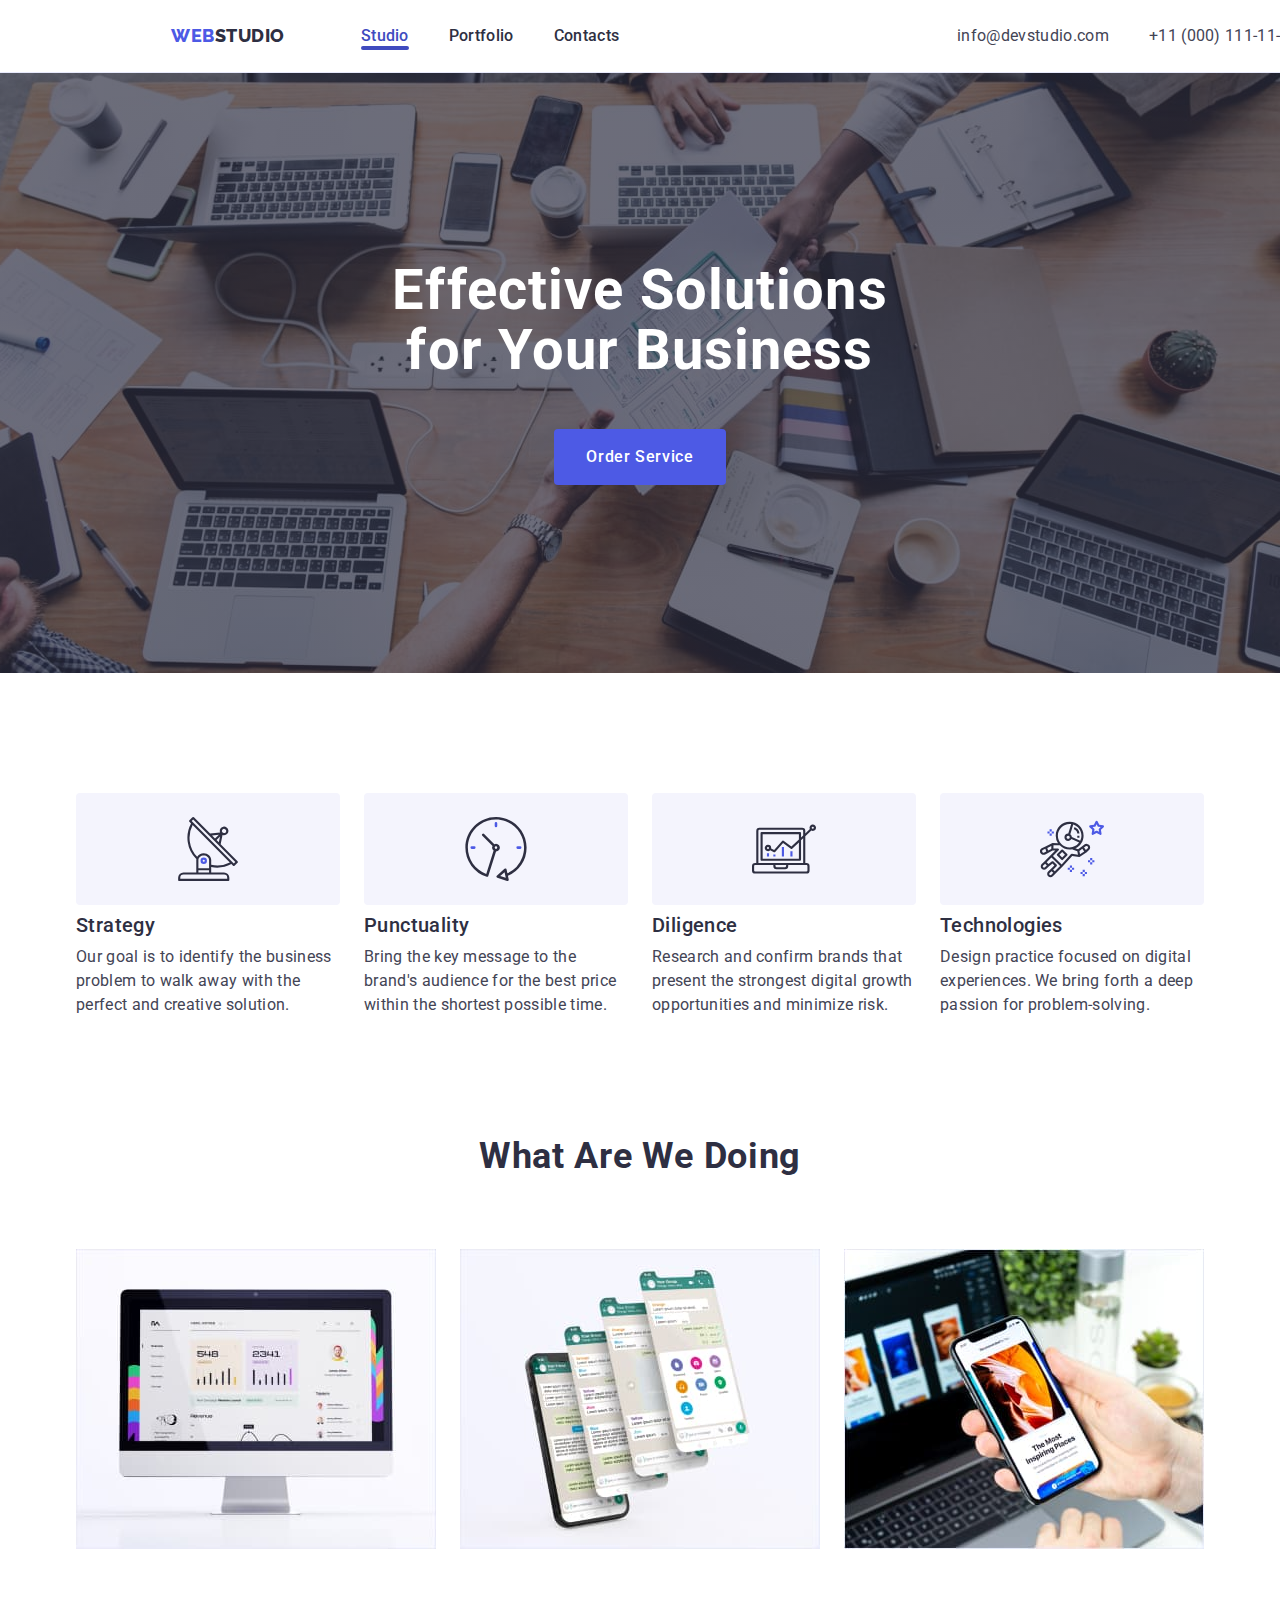
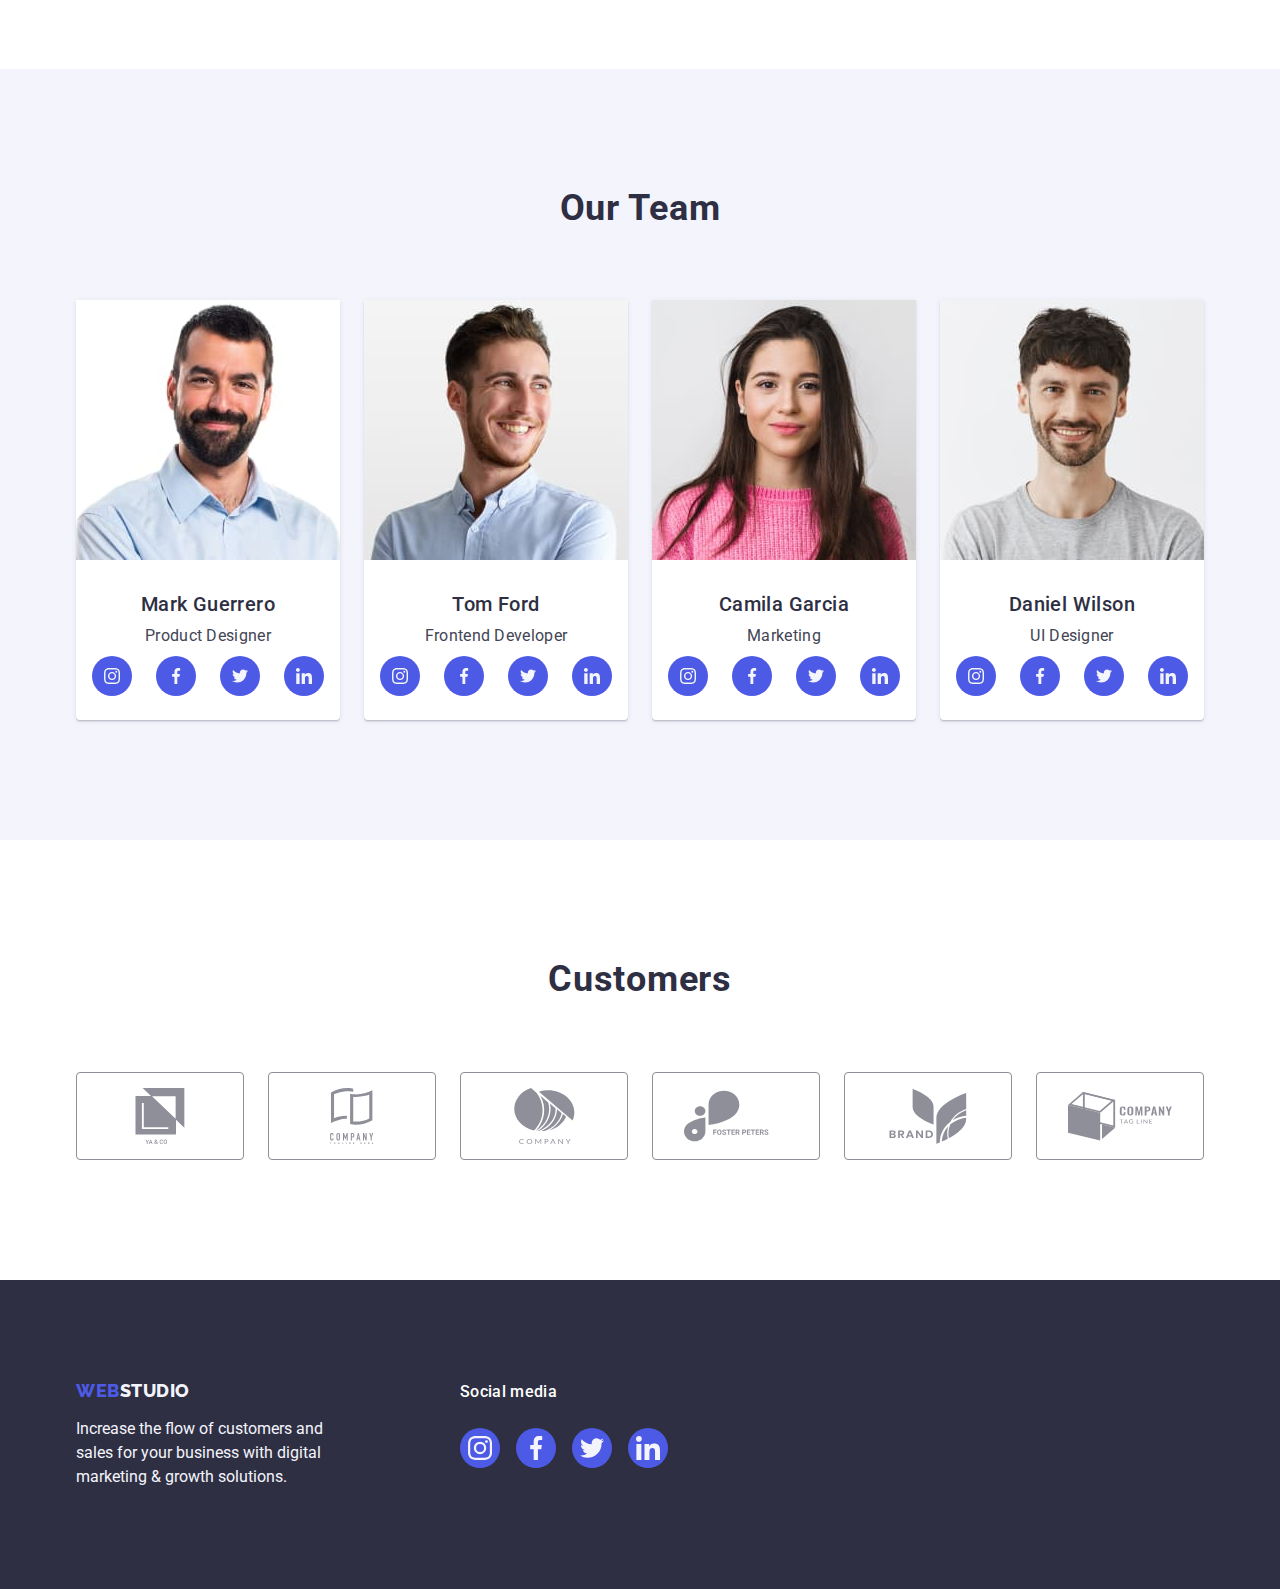
<file: index.html>
<!DOCTYPE html>
<html lang="en">
  <head>
    <meta charset="UTF-8" />
    <meta http-equiv="X-UA-Compatible" content="IE=edge" />
    <meta name="viewport" content="width=device-width, initial-scale=1.0" />
    <title>Studio</title>
    <link rel="stylesheet" href="https://cdnjs.cloudflare.com/ajax/libs/modern-normalize/1.0.0/modern-normalize.min.css" />
    <link rel="stylesheet" href="./css/styles.css" type="text/css" />
    <link rel="preconnect" href="https://fonts.googleapis.com" />
    <link rel="preconnect" href="https://fonts.gstatic.com" crossorigin />
    <link href="https://fonts.googleapis.com/css2?family=Roboto:wght@400;500;700;900&display=swap" rel="stylesheet" />
    <link rel="preconnect" href="https://fonts.googleapis.com" />
    <link rel="preconnect" href="https://fonts.gstatic.com" crossorigin />
    <link href="https://fonts.googleapis.com/css2?family=Raleway:wght@800&family=Roboto:wght@400;500;700;900&display=swap" rel="stylesheet" />
  </head>
  
    <header class="header">
      <!-- Navigation -->
      <div class="container">
        <nav class="nav">
          <a class="logo link" href="index.html">Web<span class="logo-studio">Studio</span></a>
          <ul class="list">
            <li class="nav-item">
              <a class="link active" href="./index.html">Studio</a>
            </li>
            <li class="nav-item">
              <a class="link" href="./portfolio.html">Portfolio</a>
            </li>
            <li class="nav-item">
              <a class="link" href="">Contacts</a>
            </li>
          </ul>
        </nav>
        <!-- Contacts -->
        <address class="address">
          <ul class="list">
            <li class="contacts-item"><a class="link" href="mailto:info@devstudio.com">info@devstudio.com</a></li>
            <li class="contacts-item"><a class="link" href="tel:+110001111111">+11 (000) 111-11-11</a></li>
          </ul>
        </address>
      </div>
    </header>
    <main>
      <!-- First section -->
      <section class="section section-business">
        <div class="container">
          <h1 class="title">Effective Solutions for Your Business</h1>
          <button type="button" class="btn" data-modal-open>Order Service</button>
        </div>
      </section>
      <!-- Second section -->
      <section class="section section-features">
        <div class="container">
          <h2 hidden class="features">Our advantages</h2>
          <ul class="list">
            <li class="list-features-item">
              <div class="container-icon">
                <svg class="icon" width="64" height="64">
                  <use href="./images/icons.svg#icon-antenna"></use>
                </svg>
              </div>
              <h3 class="features">Strategy</h3>
              <p class="desc">Our goal is to identify the business problem to walk away with the perfect and creative solution.</p>
            </li>
            <li class="list-features-item">
              <div class="container-icon">
                <svg class="icon" width="64" height="64">
                  <use href="./images/icons.svg#icon-clock"></use>
                </svg>
              </div>
              <h3 class="features">Punctuality</h3>
              <p class="desc">Bring the key message to the brand's audience for the best price within the shortest possible time.</p>
            </li>
            <li class="list-features-item">
              <div class="container-icon">
                <svg class="icon" width="64" height="64">
                  <use href="./images/icons.svg#icon-diagram"></use>
                </svg>
              </div>
              <h3 class="features">Diligence</h3>
              <p class="desc">Research and confirm brands that present the strongest digital growth opportunities and minimize risk.</p>
            </li>
            <li class="list-features-item">
              <div class="container-icon">
                <svg class="icon" width="64" height="64">
                  <use href="./images/icons.svg#icon-astronaut"></use>
                </svg>
              </div>
              <h3 class="features">Technologies</h3>
              <p class="desc">Design practice focused on digital experiences. We bring forth a deep passion for problem-solving.</p>
            </li>
          </ul>
        </div>
      </section>
      <!-- Third section -->
      <section class="section section-activity">
        <div class="container">
          <h2 class="subtitle">What are we doing</h2>
          <ul class="list">
            <li class="list-image-item"><img src="./images/monitor.jpg" alt="monitor" width="360" height="300" /></li>
            <li class="list-image-item"><img src="./images/displays.jpg" alt="displays" width="360" height="300" /></li>
            <li class="list-image-item"><img src="./images/smartphone.jpg" alt="smartphone" width="360" height="300" /></li>
          </ul>
        </div>
      </section>
      <!-- Fourth section -->
      <section class="section section-team">
        <div class="container">
          <h2 class="subtitle">Our Team</h2>
          <ul class="list">
            <li class="list-team-item">
              <img src="./images/product-designer.jpg" alt="product designer" width="264" height="260" />
              <div class="team-container">
                <h3 class="person">Mark Guerrero</h3>
                <p class="specialization">Product Designer</p>
                <ul class="list">
                  <li class="icon-item">
                    <a class="icon-link" href=""
                      ><svg class="icon" width="16" height="16">
                        <use href="./images/icons.svg#icon-instagram"></use>
                      </svg>
                    </a>
                  </li>
                  <li class="icon-item">
                    <a class="icon-link" href=""
                      ><svg class="icon" width="16" height="16">
                        <use href="./images/icons.svg#icon-facebook"></use>
                      </svg>
                    </a>
                  </li>
                  <li class="icon-item">
                    <a class="icon-link" href=""
                      ><svg class="icon" width="16" height="16">
                        <use href="./images/icons.svg#icon-twitter"></use></svg></a>
                  </li>
                  <li class="icon-item">
                    <a class="icon-link" href=""
                      ><svg class="icon" width="16" height="16">
                        <use href="./images/icons.svg#icon-linkedin"></use>
                      </svg>
                    </a>
                  </li>
                </ul>
              </div>
            </li>
            <li class="list-team-item">
              <img src="./images/frontend-developer.jpg" alt="frontend developer" width="264" height="260" />
              <div class="team-container">
                <h3 class="person">Tom Ford</h3>
                <p class="specialization">Frontend Developer</p>
                <ul class="list">
                  <li class="icon-item">
                    <a class="icon-link" href=""
                      ><svg class="icon" width="16" height="16">
                        <use href="./images/icons.svg#icon-instagram"></use>
                      </svg>
                    </a>
                  </li>
                  <li class="icon-item">
                    <a class="icon-link" href=""
                      ><svg class="icon" width="16" height="16">
                        <use href="./images/icons.svg#icon-facebook"></use>
                      </svg>
                    </a>
                  </li>
                  <li class="icon-item">
                    <a class="icon-link" href=""
                      ><svg class="icon" width="16" height="16">
                        <use href="./images/icons.svg#icon-twitter"></use>
                      </svg>
                    </a>
                  </li>
                  <li class="icon-item">
                    <a class="icon-link" href=""
                      ><svg class="icon" width="16" height="16">
                        <use href="./images/icons.svg#icon-linkedin"></use>
                      </svg>
                    </a>
                  </li>
                </ul>
              </div>
            </li>
            <li class="list-team-item">
              <img src="./images/marketing.jpg" alt="marketing" width="264" height="260" />
              <div class="team-container">
                <h3 class="person">Camila Garcia</h3>
                <p class="specialization">Marketing</p>
                <ul class="list">
                  <li class="icon-item">
                    <a class="icon-link" href=""
                      ><svg class="icon" width="16" height="16">
                        <use href="./images/icons.svg#icon-instagram"></use>
                      </svg>
                    </a>
                  </li>
                  <li class="icon-item">
                    <a class="icon-link" href=""
                      ><svg class="icon" width="16" height="16">
                        <use href="./images/icons.svg#icon-facebook"></use></svg></a>
                  </li>
                  <li class="icon-item">
                    <a class="icon-link" href=""
                      ><svg class="icon" width="16" height="16">
                        <use href="./images/icons.svg#icon-twitter"></use>
                      </svg>
                    </a>
                  </li>
                  <li class="icon-item">
                    <a class="icon-link" href=""
                      ><svg class="icon" width="16" height="16">
                        <use href="./images/icons.svg#icon-linkedin"></use>
                      </svg>
                    </a>
                  </li>
                </ul>
              </div>
            </li>
            <li class="list-team-item">
              <img src="./images/ul-designer.jpg" alt="ul designer" width="264" height="260" />
              <div class="team-container">
                <h3 class="person">Daniel Wilson</h3>
                <p class="specialization">UI Designer</p>
                <ul class="list">
                  <li class="icon-item">
                    <a class="icon-link" href="">
                      <svg class="icon" width="16" height="16">
                        <use href="./images/icons.svg#icon-instagram"></use>
                      </svg>
                    </a>
                  </li>
                  <li class="icon-item">
                    <a class="icon-link" href=""> <svg class="icon" width="16" height="16">
                        <use href="./images/icons.svg#icon-facebook"></use>
                      </svg>
                    </a>
                  </li>
                  <li class="icon-item">
                    <a class="icon-link" href=""
                      ><svg class="icon" width="16" height="16">
                        <use href="./images/icons.svg#icon-twitter"></use>
                      </svg>
                    </a>
                  </li>
                  <li class="icon-item">
                    <a class="icon-link" href=""
                      ><svg class="icon" width="16" height="16">
                        <use href="./images/icons.svg#icon-linkedin"></use>
                      </svg>
                    </a>
                  </li>
                </ul>
              </div>
            </li>
          </ul>
        </div>
      </section>
      <!-- Fifth section -->
      <section class="section section-customers">
        <div class="container">
          <h2 class="subtitle">Customers</h2>
          <ul class="list">
            <li class="icon-list-customers">
              <a class="icon-link-customers" href="">
                <svg class="icon-customers" width="104" height="56">
                  <use href="./images/icons.svg#icon-yaco"></use>
                </svg>
              </a>
            </li>
            <li class="icon-list-customers">
              <a class="icon-link-customers" href="">
                <svg class="icon-customers" width="104" height="56">
                  <use href="./images/icons.svg#icon-tagline-here"></use>
                </svg>
              </a>
            </li>
            <li class="icon-list-customers">
              <a class="icon-link-customers" href="">
                <svg class="icon-customers" width="104" height="56">
                  <use href="./images/icons.svg#icon-company"></use>
                </svg>
              </a>
            </li>
            <li class="icon-list-customers">
              <a class="icon-link-customers" href="">
                <svg class="icon-customers" width="104" height="56">
                  <use href="./images/icons.svg#icon-fosterpeters"></use>
                </svg>
              </a>
            </li>
            <li class="icon-list-customers">
              <a class="icon-link-customers" href="">
                <svg class="icon-customers" width="104" height="56">
                  <use href="./images/icons.svg#icon-brand"></use>
                </svg>
              </a>
            </li>
            <li class="icon-list-customers">
              <a class="icon-link-customers" href="">
                <svg class="icon-customers" width="104" height="56">
                  <use href="./images/icons.svg#icon-tag-line"></use>
                </svg>
              </a>
            </li>
          </ul>
        </div>
      </section>
    </main>
    <!-- Footer -->
    <footer class="footer">
      <div class="container">
        <div class="logo-container">
          <a class="logo link" href="index.html">Web<span class="logo-studio-footer">Studio</span></a>
          <p class="text">Increase the flow of customers and sales for your business with digital marketing & growth solutions.</p>
        </div>
        <div class="social">
          <p class="subtitle-social">Social media</p>
          <ul class="list">
            <li class="list-icon-footer">
              <a class="icon-link" href=""
                ><svg class="icon" width="24" height="24">
                  <use href="./images/icons.svg#icon-instagram"></use>
                </svg>
              </a>
            </li>
            <li class="list-icon-footer">
              <a class="icon-link" href=""
                ><svg class="icon" width="24" height="24">
                  <use href="./images/icons.svg#icon-facebook"></use>
                </svg>
              </a>
            </li>
            <li class="list-icon-footer">
              <a class="icon-link" href=""
                ><svg class="icon" width="24" height="24">
                  <use href="./images/icons.svg#icon-twitter"></use>
                </svg>
              </a>
            </li>
            <li class="list-icon-footer">
              <a class="icon-link" href=""
                ><svg class="icon" width="24" height="24">
                  <use href="./images/icons.svg#icon-linkedin"></use>
                </svg>
              </a>
            </li>
          </ul>
        </div>
      </div>
    </footer>
    <div class="backdrop is-hidden" data-modal>
      <div class="modal">
        <button type="button" class="btn-modal" data-modal-close>
      
          <svg class="icon-modal" width="8" height="8">
            <use href="./images/icons.svg#icon-close"></use>
          </svg>
        </button>
      </div>
    </div>
  <script src="./modal.js"></script>
  </body>
</html>
</file>
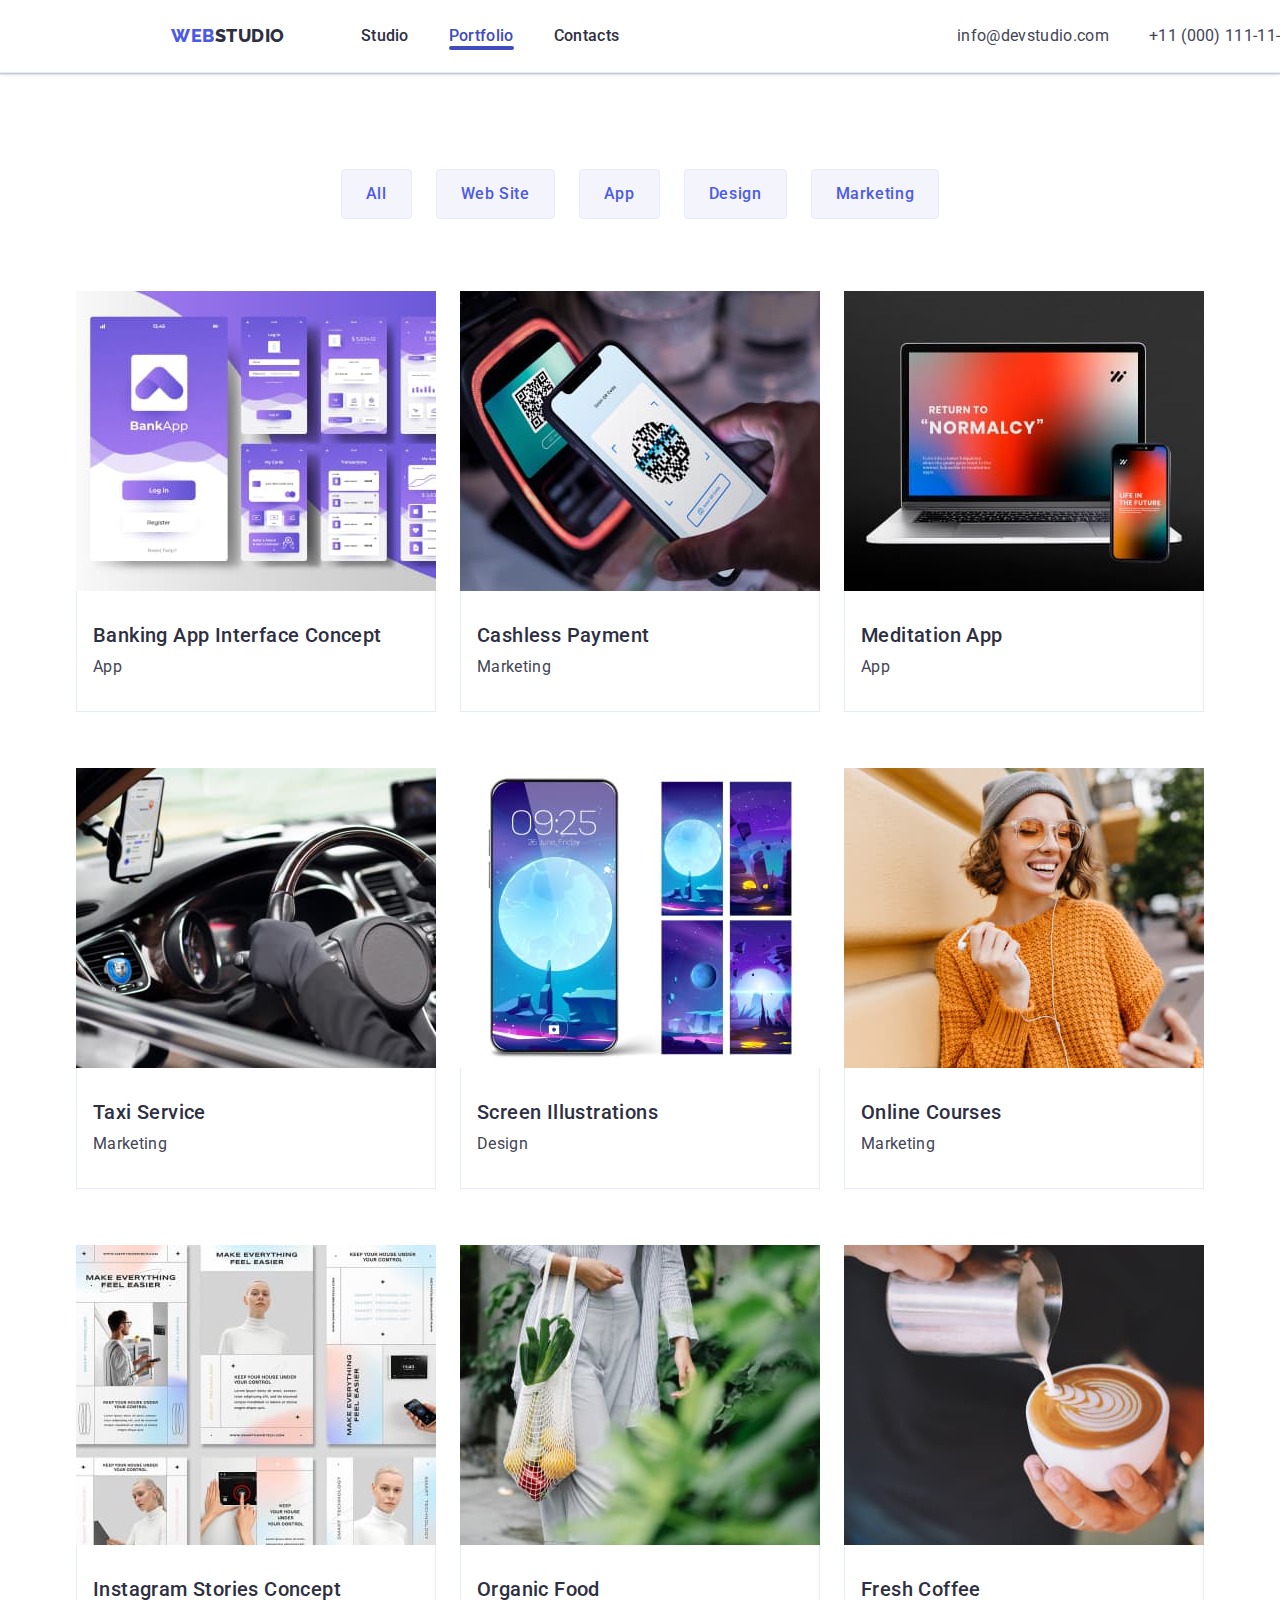
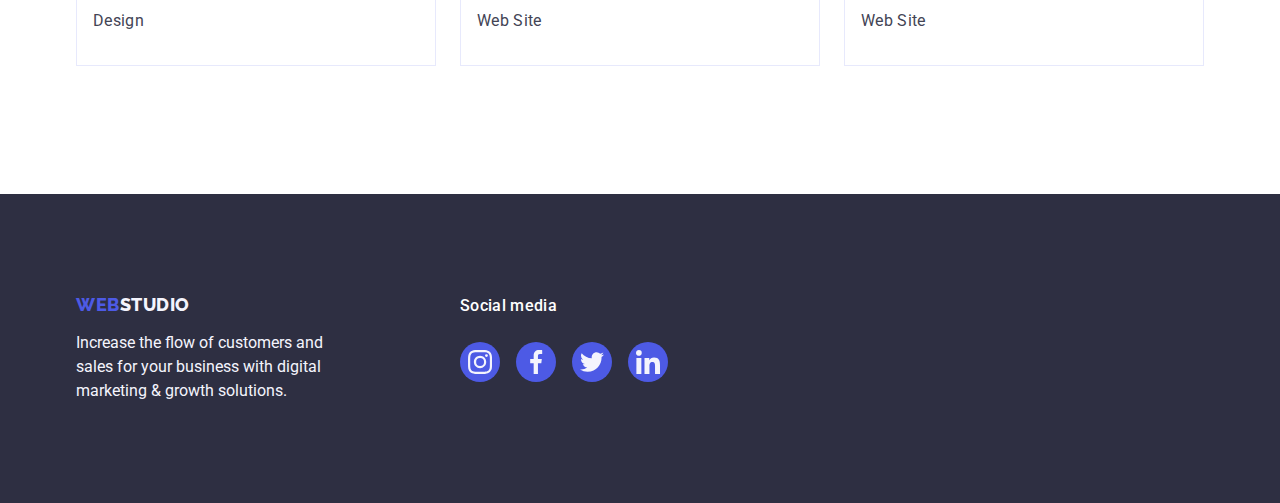
<file: portfolio.html>
<!DOCTYPE html>
<html lang="en">
  <head>
    <meta charset="UTF-8" />
    <meta http-equiv="X-UA-Compatible" content="IE=edge" />
    <meta name="viewport" content="width=device-width, initial-scale=1.0" />
    <title>Portfolio</title>
    <link rel="stylesheet" href="https://cdnjs.cloudflare.com/ajax/libs/modern-normalize/1.0.0/modern-normalize.min.css" />
    <link rel="stylesheet" href="./css/styles.css" type="text/css" />
    <link rel="preconnect" href="https://fonts.googleapis.com" />
    <link rel="preconnect" href="https://fonts.gstatic.com" crossorigin />
    <link href="https://fonts.googleapis.com/css2?family=Roboto:wght@400;500;700;900&display=swap" rel="stylesheet" />
    <link rel="preconnect" href="https://fonts.googleapis.com" />
    <link rel="preconnect" href="https://fonts.gstatic.com" crossorigin />
    <link href="https://fonts.googleapis.com/css2?family=Raleway:wght@800&family=Roboto:wght@400;500;700;900&display=swap" rel="stylesheet" />
  </head>
  <body>
    <header class="header">
      <!-- Navigation -->
      <div class="container">
        <nav class="nav">
          <a class="logo link" href="index.html">Web<span class="logo-studio">Studio</span></a>
          <ul class="list">
            <li class="nav-item"><a class="link" href="./index.html">Studio</a></li>
            <li class="nav-item"><a class="link active" href="./portfolio.html">Portfolio</a></li>
            <li class="nav-item"><a class="link" href="">Contacts</a></li>
          </ul>
        </nav>
        <!-- Contacts -->
        <address class="address">
          <ul class="list">
            <li class="contacts-item"><a class="link" href="mailto:info@devstudio.com">info@devstudio.com</a></li>
            <li class="contacts-item"><a class="link" href="tel:+110001111111">+11 (000) 111-11-11</a></li>
          </ul>
        </address>
      </div>
    </header>
    <main>
      <section class="section section-portfolio">
        <div class="container">
          <h1 hidden class="filter">Menu</h1>
          <ul class="list category-filter">
            <li class="menu-list-item"><button type="button" class="btn-filter">All</button></li>
            <li class="menu-list-item"><button type="button" class="btn-filter">Web Site</button></li>
            <li class="menu-list-item"><button type="button" class="btn-filter">App</button></li>
            <li class="menu-list-item"><button type="button" class="btn-filter">Design</button></li>
            <li class="menu-list-item"><button type="button" class="btn-filter">Marketing</button></li>
          </ul>
          <ul class="list category-items">
            <li class="portfolio-list-item">
              <a href="" class="link">
                <div class="portfolio-thumb">
                  <img src="./images/sitespages.jpg" alt="sites pages" width="360" height="300"/>
                    <p class="portfolio-overlay">14 Stylish and User-Friendly App Design Concepts · Task Manager App · Calorie Tracker App · Exotic Fruit Ecommerce App · Cloud Storage App</p>
                </div>
                <div class="container">
                  <h2 class="name">Banking App Interface Concept</h2>
                  <p class="category">App</p>
                </div>
              </a>
            </li>
            <li class="portfolio-list-item">
              <a href="" class="link">
                <div class="portfolio-thumb">
                <img src="./images/qrcode.jpg" alt="qr-code" width="360" height="300" />
                  <p class="portfolio-overlay">14 Stylish and User-Friendly App Design Concepts · Task Manager App · Calorie Tracker App · Exotic Fruit Ecommerce App · Cloud Storage App</p>
                </div>
                <div class="container">
                  <h2 class="name">Cashless Payment</h2>
                  <p class="category">Marketing</p>
                </div>
                
              </a>
            </li>
            <li class="portfolio-list-item">
              <a href="" class="link">
                <div class="portfolio-thumb">
                <img src="./images/phoneandlaptop.jpg" alt="phone and laptop" width="360" height="300" />
                  <p class="portfolio-overlay">14 Stylish and User-Friendly App Design Concepts · Task Manager App · Calorie Tracker App · Exotic Fruit Ecommerce App · Cloud Storage App</p>
                </div>
                <div class="container">
                  <h2 class="name">Meditation App</h2>
                  <p class="category">App</p>
                </div>
              </a>
            </li>
            <li class="portfolio-list-item">
              <a href="" class="link">
                <div class="portfolio-thumb">
                <img src="./images/smartphoneinthecar.jpg" alt="smartphone in the car" width="360" height="300" />
                  <p class="portfolio-overlay">14 Stylish and User-Friendly App Design Concepts · Task Manager App · Calorie Tracker App · Exotic Fruit Ecommerce App · Cloud Storage App</p>
                  </div>
                <div class="container">
                  <h2 class="name">Taxi Service</h2>
                  <p class="category">Marketing</p>
                </div>
              </a>
            </li>
            <li class="portfolio-list-item">
              <a href="" class="link">
                <div class="portfolio-thumb">
                <img src="./images/widgets.jpg" alt="widgets" width="360" height="300" />
                  <p class="portfolio-overlay">14 Stylish and User-Friendly App Design Concepts · Task Manager App · Calorie Tracker App · Exotic Fruit Ecommerce App · Cloud Storage App</p>
                  </div>
                <div class="container">
                  <h2 class="name">Screen Illustrations</h2>
                  <p class="category">Design</p>
                </div>
              </a>
            </li>
            <li class="portfolio-list-item">
              <a href="" class="link">
                <div class="portfolio-thumb">
                <img src="./images/girlwithsmartphone.jpg" alt="girl with the smartphne" width="360" height="300" />
                  <p class="portfolio-overlay">14 Stylish and User-Friendly App Design Concepts · Task Manager App · Calorie Tracker App · Exotic Fruit Ecommerce App · Cloud Storage App</p>
                </div>
                <div class="container">
                  <h2 class="name">Online Courses</h2>
                  <p class="category">Marketing</p>
                </div>
              </a>
            </li>
            <li class="portfolio-list-item">
              <a href="" class="link">
                <div class="portfolio-thumb">
                <img src="./images/instagramstories.jpg" alt="instagram stories" width="360" height="300" />
                  <p class="portfolio-overlay">14 Stylish and User-Friendly App Design Concepts · Task Manager App · Calorie Tracker App · Exotic Fruit Ecommerce App · Cloud Storage App</p>
                </div>
                <div class="container">
                  <h2 class="name">Instagram Stories Concept</h2>
                  <p class="category">Design</p>
                </div>
              </a>
            </li>
            <li class="portfolio-list-item">
              <a href="" class="link">
                <div class="portfolio-thumb">
                <img src="./images/womanwithfruits.jpg" alt="woman with fruits " width="360" height="300" />
                  <p class="portfolio-overlay">14 Stylish and User-Friendly App Design Concepts · Task Manager App · Calorie Tracker App · Exotic Fruit Ecommerce App · Cloud Storage App</p>
                </div>
                <div class="container">
                  <h2 class="name">Organic Food</h2>
                  <p class="category">Web Site</p>
                </div>
              </a>
            </li>
            <li class="portfolio-list-item">
              <a href="" class="link">
                <div class="portfolio-thumb">
                <img src="./images/cupofcapuccino.jpg" alt="=cup of capuccino" width="360" height="300" />
                <p class="portfolio-overlay">14 Stylish and User-Friendly App Design Concepts · Task Manager App · Calorie Tracker App · Exotic Fruit Ecommerce App · Cloud Storage App</p>
                </div>
                <div class="container">
                  <h2 class="name">Fresh Coffee</h2>
                  <p class="category">Web Site</p>
                </div>
              </a>
            </li>
          </ul>
        </div>
      </section>
    </main>
    <!-- Footer -->
    <footer class="footer">
      <div class="container">
        <div class="logo-container">
          <a class="logo link" href="index.html">Web<span class="logo-studio-footer">Studio</span></a>
          <p class="text">Increase the flow of customers and sales for your business with digital marketing & growth solutions.</p>
        </div>
        <div class="social">
          <p class="subtitle-social">Social media</p>
          <ul class="list">
            <li class="list-icon-footer">
              <a class="icon-link" href=""
                ><svg class="icon" width="24" height="24">
                  <use href="./images/icons.svg#icon-instagram"></use>
                </svg>
              </a>
            </li>
            <li class="list-icon-footer">
              <a class="icon-link" href=""
                ><svg class="icon" width="24" height="24">
                  <use href="./images/icons.svg#icon-facebook"></use>
                </svg>
              </a>
            </li>
            <li class="list-icon-footer">
              <a class="icon-link" href=""
                ><svg class="icon" width="24" height="24">
                  <use href="./images/icons.svg#icon-twitter"></use>
                </svg>
              </a>
            </li>
            <li class="list-icon-footer">
              <a class="icon-link" href=""
                ><svg class="icon" width="24" height="24">
                  <use href="./images/icons.svg#icon-linkedin"></use>
                </svg>
              </a>
            </li>
          </ul>
        </div>
      </div>
    </footer>
  </body>
</html>
</file>
<file: css/styles.css>
:root {
  --navy-blue: #2e2f42;
  --ocean: #404bbf;
  --white: #ffffff;
  --iris: #4d5ae5;
  --cloud: #f4f4fd;
  --slate: #434455;
  --green: #31d0aa;
  --lightslate: #8e8f99;
  --cornflower: #e7e9fc;
  --navy-blue-modal: #2e2f42;
  --grey: #2e2f42;
  --dairy: #fcfcfc;
}

body {
  font-family: Roboto, sans-serif;
  color: var(--slate);
  background-color: var(--white);
}
h1,
h2,
h3,
h4,
h5,
h6,
p {
  margin: 0;
}
img {
  display: block;
}
.visually-hidden {
  position: absolute;
  width: 1px;
  height: 1px;
  margin: -1px;
  border: 0;
  padding: 0;

  white-space: nowrap;
  clip-path: inset(100%);
  clip: rect(0 0 0 0);
  overflow: hidden;
}
.container {
  width: 1158px;
  margin: 0 auto;
  padding: 0 15px;
}

.section {
}

.header {
  padding: 24px 156px 24px 156px;
  border-bottom: 1px solid #e7e9fc;
  box-shadow: 0px 2px 1px rgba(46, 47, 66, 0.08), 0px 1px 1px rgba(46, 47, 66, 0.16), 0px 1px 6px rgba(46, 47, 66, 0.08);
}
.header .container {
  display: flex;
}

.link {
  text-decoration: none;
}
.list {
  list-style: none;
  display: flex;
  align-items: center;
  justify-content: center;
  gap: 40px;
  padding: 0;
  margin: 0;
}
.team-container .list {
  display: flex;
  gap: 24px;
}

.section .list {
}
/* Navigation */
.nav {
  display: flex;
  align-items: center;
  margin-right: auto;
}
.logo {
  font-size: 18px;
  text-transform: uppercase;
  font-weight: 800;
  line-height: 1.17;
  font-family: 'Raleway', sans-serif;
  letter-spacing: 0.03em;
  color: var(--iris);
  text-decoration: none;
  margin-right: 76px;
}
.logo-studio {
  font-weight: 800;
  font-size: 18px;
  line-height: 1.16;
  color: var(--navy-blue);
}

.nav .list .link {
  font-weight: 500;
  line-height: 1.5;
  font-size: 16px;
  letter-spacing: 0.02em;
  color: var(--grey);
  text-decoration: none;
  padding: 24px 0;
  position: relative;
  transition: color 250ms cubic-bezier(0.4, 0, 0.2, 1);
}
.nav .link:focus {
  color: #404bbf;
}
.nav .link:hover {
  color: #404bbf;
}

.nav .list .link.active{
  color: #404bbf;
}



.link.active:after,
nav .list .link:hover:after {
  content: '';
  position: absolute;
  width: 100%;
  border-radius: 2px;
  border: 2px solid #404bbf;
  height: 4px;
  left: 0;
  top: 44px;
  bottom: -1px;
  background-color: #404bbf;
}

/* Contacts */
.address {
  font-style: normal;
}
.address .list {
  list-style: none;
  text-decoration: none;
  line-height: 1.5;
  letter-spacing: 0.02em;
}
.contacts-item .link {
  transition: color 250ms cubic-bezier(0.4, 0, 0.2, 1);
}
.address .link {
  font-size: 16px;
  color: var(--slate);
  font-style: normal;
}
.address .link:focus {
  color: #404bbf;
}
.address .link:hover {
  color: #404bbf;
}
/* First section */
.section {
}
.section-business {
  background-color: var(--navy-blue);
  padding: 188px 0px;
  max-width: 1440px;
  margin-left: auto;
  margin-right: auto;
  background-image: linear-gradient(rgba(46, 47, 66, 0.7), rgba(46, 47, 66, 0.7)), url(../images/people-office.jpg);
  background-repeat: no-repeat;
  background-position: center;
  background-size: cover;
  height: 600px;
}

.section-business .container {
}

.title {
  color: var(--white);
  font-size: 56px;
  font-weight: 700;
  line-height: 1.07;
  text-align: center;
  letter-spacing: 0.02em;
  max-width: 496px;
  margin: 0 auto;
}

.btn {
  background-color: var(--iris);
  color: var(--white);
  font-size: 16px;
  font-weight: 500;
  line-height: 1.5;
  cursor: pointer;
  letter-spacing: 0.04em;
  font-family: 'Roboto', sans-serif;
  padding: 16px 32px;
  border: none;
  border-radius: 4px;
  display: block;
  margin: 0 auto;
  margin-top: 48px;
  min-width: 169px;
  transition: background-color 250ms cubic-bezier(0.4, 0, 0.2, 1);
}
.btn:hover {
  background-color: #404bbf;
}
.btn:focus {
  background-color: #404bbf;
}
/* Second section */
.section-features {
  padding: 120px 0;
}
.section-features .list {
  gap: 24px;
}

.features {
  font-weight: 500;
  font-size: 20px;
  line-height: 1.2;
  letter-spacing: 0.02em;
  color: var(--navy-blue);
  margin-bottom: 8px;
}
.desc {
  font-size: 16px;
  line-height: 1.5;
  letter-spacing: 0.02em;
  color: var(--slate);
  width: 264px;
}
/* Third section */
.section-activity {
  padding-top: 0;
  padding-bottom: 120px;
}

.section-activity .container {
}
.section-activity .list {
  gap: 24px;
}

.subtitle {
  font-weight: 700;
  font-size: 36px;
  line-height: 1.1;
  text-align: center;
  letter-spacing: 0.02em;
  text-transform: capitalize;
  color: var(--navy-blue);
  margin-bottom: 72px;
}
.list-image-item {
}
/* Fourth section */
.section-team {
  background-color: #f4f4fd;
  gap: 72px;
  padding: 120px 0;
}

.section-team .container {
}
.section-team .list {
  gap: 24px;
}
.list-team-item {
  background-color: #ffffff;
  border-radius: 0px 0px 4px 4px;
  box-shadow: 0px 1px 6px rgba(46, 47, 66, 0.08), 0px 1px 1px rgba(46, 47, 66, 0.16), 0px 2px 1px rgba(46, 47, 66, 0.08);
}

.team-container {
  padding: 32px 0;
}
.person {
  font-weight: 500;
  font-size: 20px;
  line-height: 1.2;
  letter-spacing: 0.02em;
  color: var(--navy-blue);

  text-align: center;
}
.specialization {
  font-size: 16px;
  line-height: 1.5;
  letter-spacing: 0.02em;
  color: var(--slate);
  text-align: center;
  margin-top: 8px;
}

/* Footer */
.footer {
  background-color: var(--navy-blue);
  padding: 100px 0;
}
.footer .container {
  display: flex;
  align-items: baseline;
}
.logo-container {
}
.text {
  color: var(--cloud);
  font-size: 16px;
  line-height: 1.5;
  width: 264px;
}
.logo-footer {
  color: var(--cloud);
  text-transform: uppercase;
  font-weight: 800;
  font-size: 18px;
  line-height: 1.17;
  letter-spacing: 0.03em;
}
.logo-studio-footer {
  font-weight: 800;
  font-size: 18px;
  line-height: 1.17;
  color: var(--cloud);
}
.footer .logo {
  display: inline-block;
  margin-bottom: 16px;
}

/* Fifth section */
.section-customers {
  padding: 120px 0;
}
.section-customers .list {
  gap: 24px;
}

/* Portfolio */
.section-portfolio .container {
}
.section-portfolio {
  padding: 96px 0 120px;
}
.category-filter {
  display: flex;
  justify-content: center;
  margin-bottom: 72px;
  gap: 24px;
}

.btn-filter {
  background-color: var(--cornflower);
  color: var(--iris);
  font-size: 16px;
  font-weight: 500;
  line-height: 1.5;
  cursor: pointer;
  font-family: 'Roboto', sans-serif;
  letter-spacing: 0.04em;
  background-color: var(--cloud);
  padding: 12px 24px;
  border: 1px solid #e7e9fc;
  border-radius: 4px;
  transition: color 250ms cubic-bezier(0.4, 0, 0.2, 1), background-color 250ms cubic-bezier(0.4, 0, 0.2, 1), border-color 250ms cubic-bezier(0.4, 0, 0.2, 1),
    box-shadow 250ms cubic-bezier(0.4, 0, 0.2, 1);
}
.btn-filter:focus {
  background-color: #404bbf;
  color: #ffffff;
  border: 1px solid transparent;
  box-shadow: 0px 3px 1px rgba(0, 0, 0, 0.1), 0px 2px 1px rgba(0, 0, 0, 0.08), 0px 2px 2px rgba(0, 0, 0, 0.12);
}
.btn-filter:hover {
  background-color: #404bbf;
  color: #ffffff;
  border: 1px solid transparent;
  box-shadow: 0px 3px 1px rgba(0, 0, 0, 0.1), 0px 2px 1px rgba(0, 0, 0, 0.08), 0px 2px 2px rgba(0, 0, 0, 0.12);
  transition: color 250ms cubic-bezier(0.4, 0, 0.2, 1), background-color 250ms cubic-bezier(0.4, 0, 0.2, 1), border-color 250ms cubic-bezier(0.4, 0, 0.2, 1),
    box-shadow 250ms cubic-bezier(0.4, 0, 0.2, 1);
}
.category-items {
  display: flex;
  flex-wrap: wrap;
  gap: 24px;
  align-items: center;
  row-gap: 48px;
}
.portfolio {
}
.portfolio-list-item {
  width: calc((100% - 48px) / 3);
}

.name {
  font-weight: 500;
  font-size: 20px;
  line-height: 1.2;
  letter-spacing: 0.02em;
  color: var(--navy-blue);
  margin-bottom: 8px;
}
.category {
  font-size: 16px;
  line-height: 1.5;
  letter-spacing: 0.02em;
  color: var(--slate);
}
.portfolio-list-item .container {
  padding: 32px 16px;
  border: 1px solid #e7e9fc;
  border-top: none;
  margin-bottom: 8px;
  width: auto;
}
.portfolio-list-item .link {
  display: block;
  transition: box-shadow 250ms cubic-bezier(0.4, 0, 0.2, 1);
}
.portfolio-list-item .link:hover {
  box-shadow: 0px 1px 6px rgba(46, 47, 66, 0.08), 0px 1px 1px rgba(46, 47, 66, 0.16), 0px 2px 1px rgba(46, 47, 66, 0.08);
}
.portfolio-list-item .link:focus {
  box-shadow: 0px 1px 6px rgba(46, 47, 66, 0.08), 0px 1px 1px rgba(46, 47, 66, 0.16), 0px 2px 1px rgba(46, 47, 66, 0.08);
}
.portfolio-thumb {
  position: relative;
  overflow: hidden;
}

.portfolio-overlay {
  position: absolute;
  top: 0;
  left: 0;
  color: var(--cloud);
  background-color: #4d5ae5;
  width: 100%;
  height: 100%;
  letter-spacing: 0.02em;
  line-height: 1.5;
  font-size: 16px;
  padding: 40px 32px;
  transform: translateY(100%);
  transition: transform 250ms cubic-bezier(0.4, 0, 0.2, 1);
}
.portfolio-list-item:hover .portfolio-overlay {
  transform: translateY(0);
}

.portfolio-list-item .link:focus .portfolio-overlay {
  transform: translateY(0);
}

/* SVG */
.icon-link {
  border-radius: 50%;
  background-color: #4d5ae5;
  display: flex;
  align-items: center;
  justify-content: center;
  margin-top: 8px;
  height: 100%;
  width: 100%;
}
.icon-item {
  width: 40px;
  height: 40px;
}
.icon-link .icon {
  fill: var(--cloud);
  transition: background-color 250ms cubic-bezier(0.4, 0, 0.2, 1);
}
.icon-link:hover {
  background-color: #404bbf;
}
.icon-link:focus {
  background-color: #404bbf;
}
.list-icon-footer {
  width: 40px;
  height: 40px;
  transition: background-color 250ms cubic-bezier(0.4, 0, 0.2, 1);
}
.list-icon-footer .icon-link {
  height: 100%;
  transition: background-color 250ms cubic-bezier(0.4, 0, 0.2, 1);
}
.list-icon-footer .icon-link:hover {
  background-color: #31d0aa;
}
.list-icon-footer .icon-link:focus {
  background-color: #31d0aa;
}
.list-features-item .icon {
}
.icon-item .icon-link {
  transition: background-color 250ms cubic-bezier(0.4, 0, 0.2, 1);
}
.container-icon {
  background-color: #f4f4fd;
  height: 112px;
  border-radius: 4px;
  display: flex;
  align-items: center;
  justify-content: center;
  margin-bottom: 8px;
}

.social {
  margin-left: 120px;
}
.list .icon-link {
}
.social .list {
  gap: 16px;
}
.subtitle-social {
  font-weight: 500;
  color: #ffffff;
  margin-bottom: 16px;
  line-height: 1.5;
  letter-spacing: 0.02em;
}
.icon-list-customers {
  width: 168px;
  height: 88px;
  transition: border-color 250ms cubic-bezier(0.4, 0, 0.2, 1), color 250ms cubic-bezier(0.4, 0, 0.2, 1);
}
.icon-link-customers {
  width: 100%;
  height: 100%;
  border: 1px solid var(--lightslate);
  border-radius: 4px;
  display: flex;
  align-items: center;
  justify-content: center;
  color: var(--lightslate);
  transition: border-color 250ms cubic-bezier(0.4, 0, 0.2, 1), color 250ms cubic-bezier(0.4, 0, 0.2, 1);
}
.icon-link-customers:hover,
.icon-link-customers:focus {
  color: #404bbf;
  border: 1px solid var(--ocean);
}

.icon-customers {
  fill: currentColor;
}

/* Modal */

.backdrop {
  position: fixed;
  top: 0;
  left: 0;
  width: 100%;
  height: 100%;
  background-color: rgba(46, 47, 66, 0.4);
  transform: scale(1);
  transition: opacity 250ms cubic-bezier(0.4, 0, 0.2, 1), visibility 250ms cubic-bezier(0.4, 0, 0.2, 1);
}
.modal {
  position: absolute;
  left: 50%;
  top: 50%;
  transform: translate(-50%, -50%);
  width: 408px;
  height: 584px;
  background-color: #fcfcfc;
  border-radius: 4px;
  box-shadow: 0px 1px 1px rgba(0, 0, 0, 0.14), 0px 1px 3px rgba(0, 0, 0, 0.12), 0px 2px 1px rgba(0, 0, 0, 0.2);
  min-height: 576px;
  transition: transform 250ms cubic-bezier(0.4, 0, 0.2, 1);
}
.btn-modal {
  position: absolute;
  top: 24px;
  right: 24px;
  width: 24px;
  height: 24px;
  border: 1px solid rgba(0, 0, 0, 0.1);
  background: #e7e9fc;
  border-radius: 50%;
  display: flex;
  align-items: center;
  justify-content: center;
  padding: 0;
  cursor: pointer;
  transition: background-color 250ms cubic-bezier(0.4, 0, 0.2, 1), border 250ms cubic-bezier(0.4, 0, 0.2, 1);
}

.btn-modal:focus,
.btn-modal:hover {
  background-color: #404bbf;
  border: none;
  fill: #ffffff;
}

.icon-modal {
  color: #2e2f42;
  transition: fill 250ms cubic-bezier(0.4, 0, 0.2, 1);
}

.is-hidden {
  opacity: 0;
  visibility: hidden;
  pointer-events: none;
}
</file>
